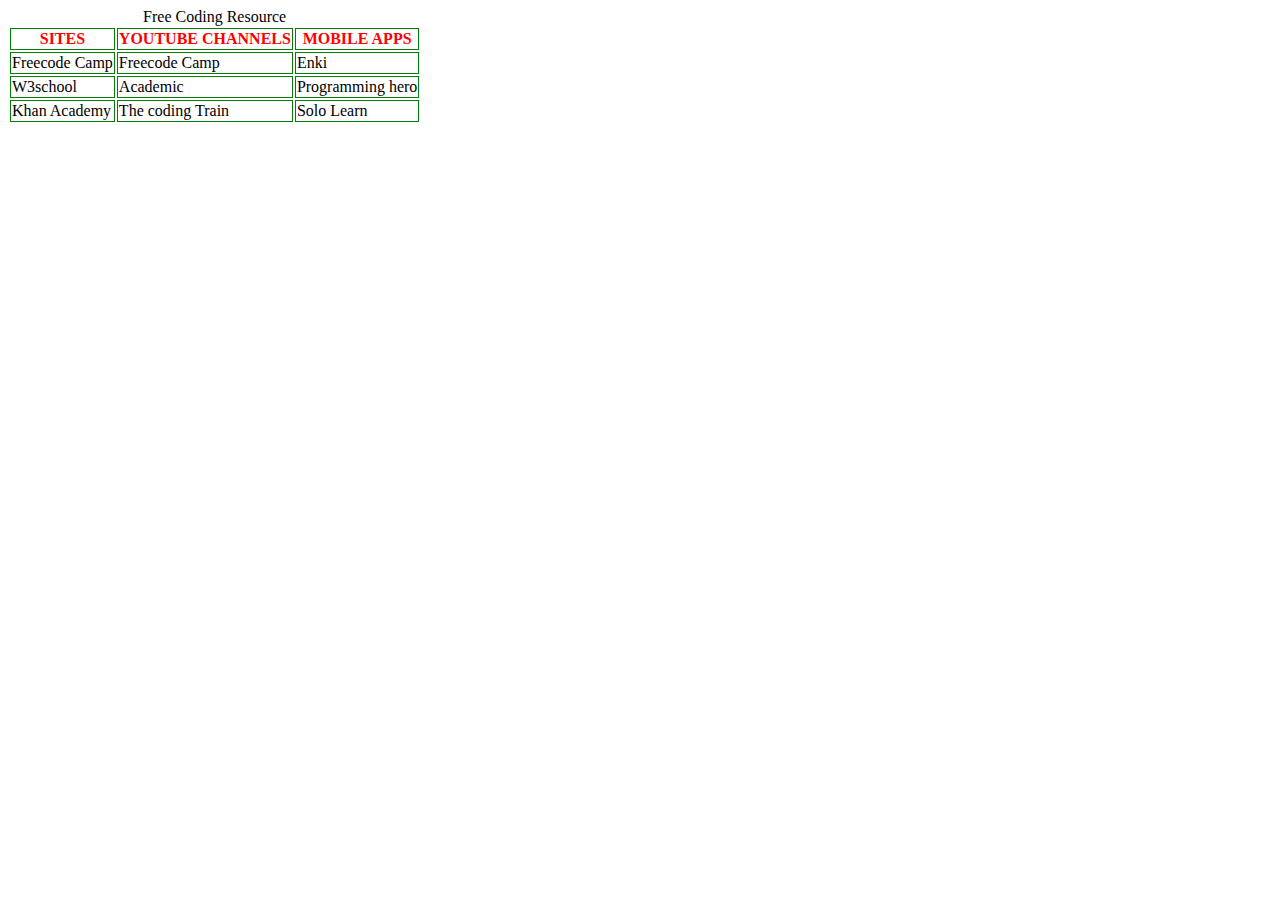
<file: Arnab/index.html>
<!DOCTYPE html>
<html lang="en">
<head>
    <meta charset="UTF-8">
    <meta name="viewport" content="width=device-width, initial-scale=1.0">
    <title>Document</title>
    <link rel="stylesheet" href="style.css">
</head>
<body>
    <table class="Mishon">
        <caption>Free Coding Resource</caption>
        <tr class="Mishon1">
            <th>SITES</th>
            <th>YOUTUBE CHANNELS</th>
            <th>MOBILE APPS</th>
        </tr>
        <tr class="Mishon2">
            <td>Freecode Camp</td>
            <td>Freecode Camp</td>
            <td>Enki</td>
        </tr>
        <tr class="Mishon2">
            <td>W3school</td>
            <td>Academic</td>
            <td>Programming hero</td>
        </tr>
        <tr class="Mishon2">
            <td>Khan Academy</td>
            <td>The coding Train</td>
            <td>Solo Learn</td>
        </tr>


    </table>
</body>
</html>
</file>
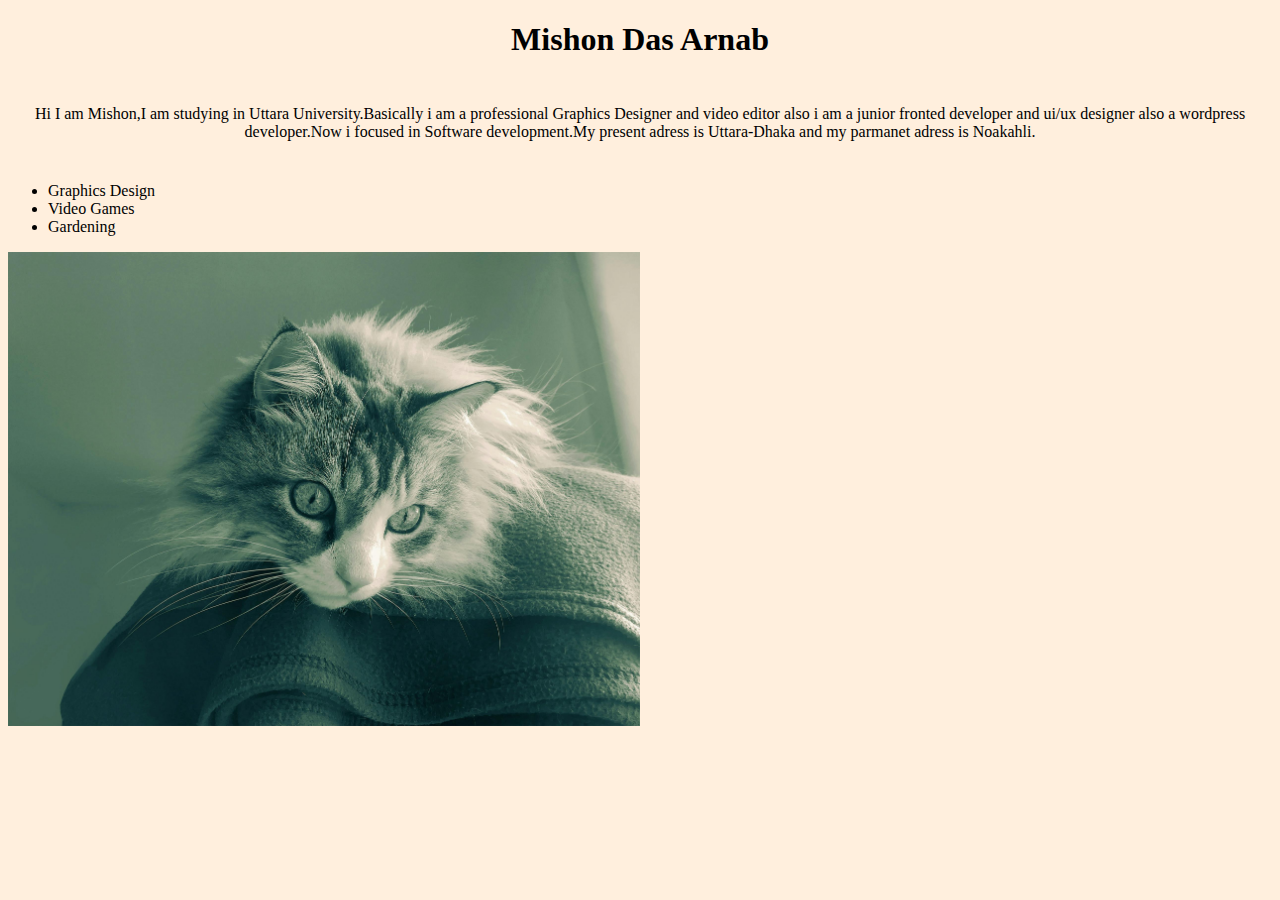
<file: basic solove/index.html>
<!DOCTYPE html>
<html lang="en">
<head>
    <meta charset="UTF-8">
    <meta name="viewport" content="width=device-width, initial-scale=1.0">
    <title>Mishon Das</title>
    <link rel="stylesheet" href="style.css">
</head>
<body>
    <h1>Mishon Das Arnab</h1>
    <p>Hi I am Mishon,I am studying in Uttara University.Basically i am a professional Graphics Designer and video editor also i am a junior fronted developer and ui/ux designer also a wordpress developer.Now i focused in Software development.My present adress is Uttara-Dhaka and my parmanet adress is Noakahli.</p>
    
    <ul>
        <li>Graphics Design</li>
        <li>Video Games</li>
        <li>Gardening</li>
    </ul>

    <img style="width:50%;" src="pexels-didpics-30280750.jpg" alt="">
</body>
</html>
</file>
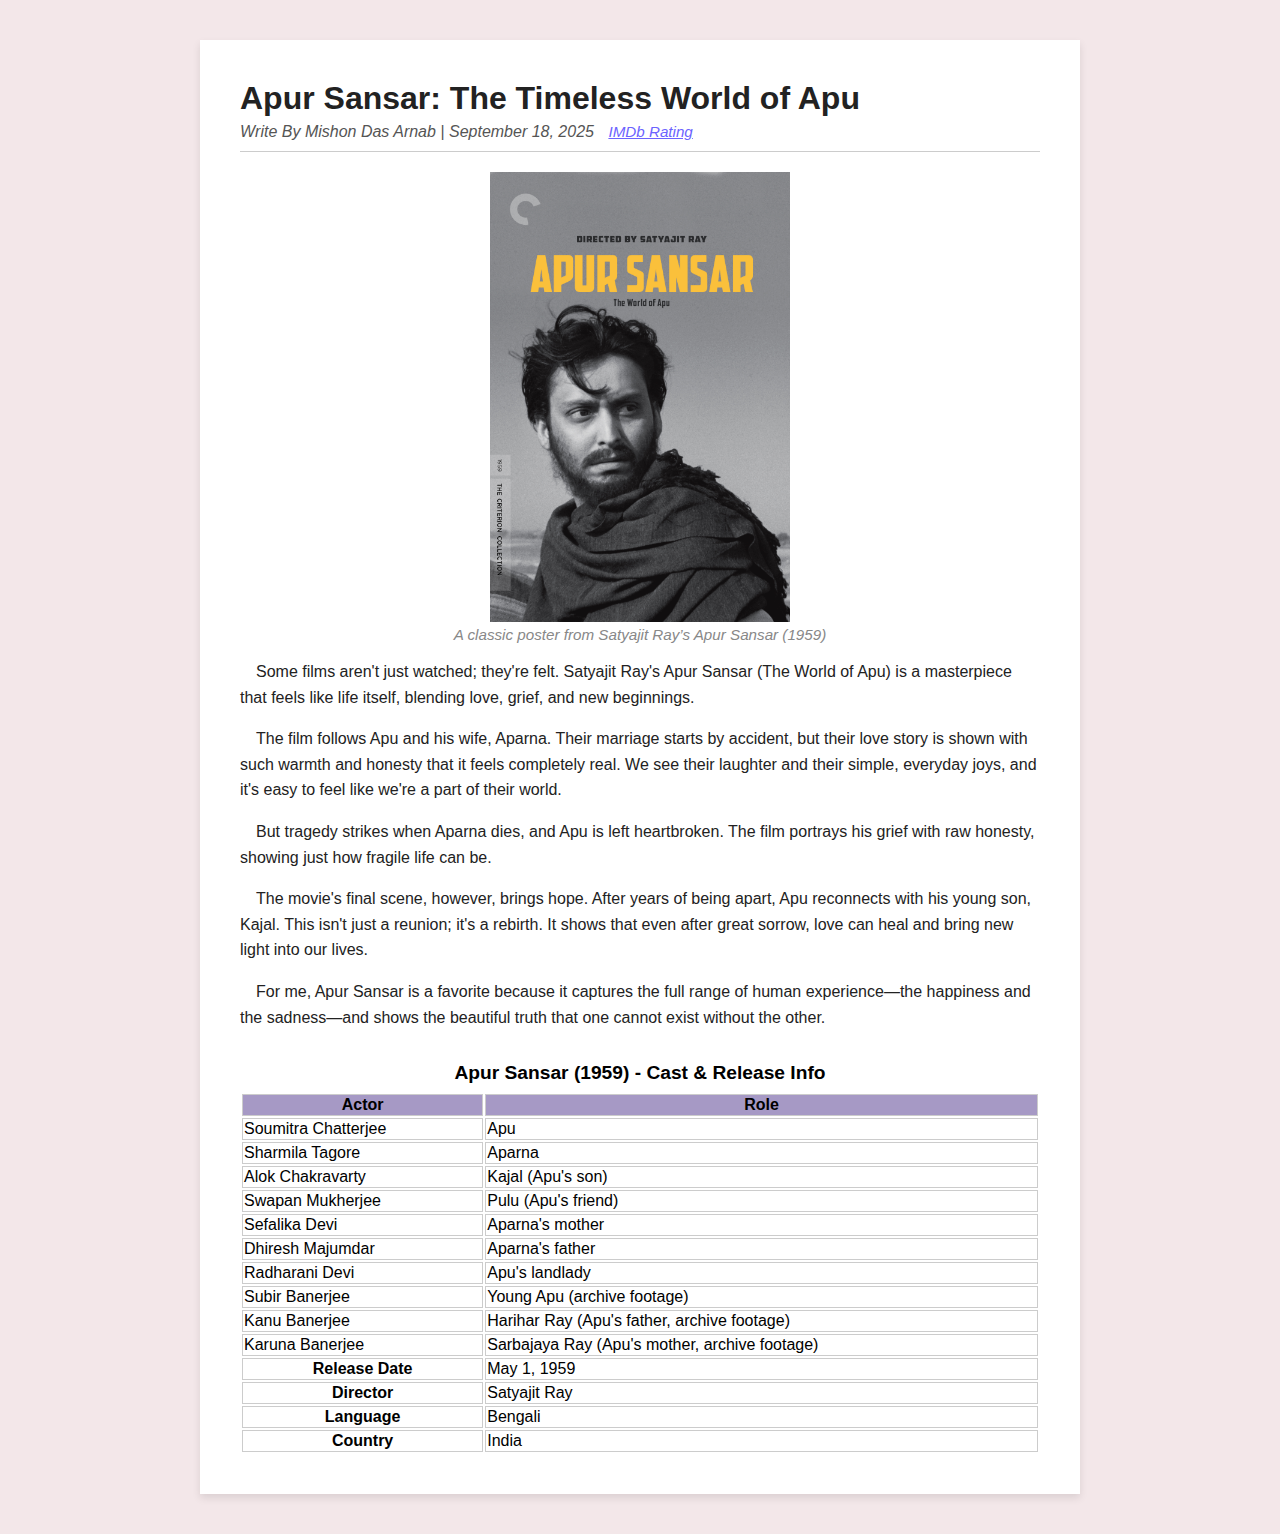
<file: Favourite Movie/index.html>
<!DOCTYPE html>
<html lang="en">
<head>
    <meta charset="UTF-8">
    <meta name="viewport" content="width=device-width, initial-scale=1.0">
    <title>Document</title>
    <link rel="stylesheet" href="style.css">
</head>
<body>
    <div class="Movie-container">
        <header class="Movie-header">
            <h1 class="Movie-title">Apur Sansar: The Timeless World of Apu</h1>
            <div class="Movie-byline">
                Write By Mishon Das Arnab | September 18, 2025
                <a href="https://www.imdb.com/title/tt0052572/" target="_blank" style="margin-left:10px; font-size:0.95em; color:#6c63ff; text-decoration:underline;">
                    IMDb Rating
                </a>
            </div>
        </header>
        <figure class="Movie-figure">
            <img src="MV5BYjQwMDk3NGMtYzg2ZC00MWNmLTliZDUtM2MwYjZjM2E0MWYwXkEyXkFqcGc@._V1_.jpg" alt="Apur Sansar Poster" class="Movie-img">
            <p class="Movie-caption">A classic poster from Satyajit Ray’s Apur Sansar (1959)</p>
            
        </figure>
        <article class="Movie-article">
            <p>Some films aren't just watched; they're felt. Satyajit Ray's Apur Sansar (The World of Apu) is a masterpiece that feels like life itself, blending love, grief, and new beginnings.</p>
            <p>The film follows Apu and his wife, Aparna. Their marriage starts by accident, but their love story is shown with such warmth and honesty that it feels completely real. We see their laughter and their simple, everyday joys, and it's easy to feel like we're a part of their world.</p>
            <p>But tragedy strikes when Aparna dies, and Apu is left heartbroken. The film portrays his grief with raw honesty, showing just how fragile life can be.</p>
            <p>The movie's final scene, however, brings hope. After years of being apart, Apu reconnects with his young son, Kajal. This isn't just a reunion; it's a rebirth. It shows that even after great sorrow, love can heal and bring new light into our lives.</p>
            <p>For me, Apur Sansar is a favorite because it captures the full range of human experience—the happiness and the sadness—and shows the beautiful truth that one cannot exist without the other.</p>
        </article>
        <table class="Movie-table" style="width:100%;margin-top:32px;">
            <caption style="font-weight:bold;font-size:1.2em;margin-bottom:8px;">Apur Sansar (1959) - Cast & Release Info</caption>
            <tr style="background:#4a2f887d;">
                <th style="border:1px solid #ccc;">Actor</th>
                <th style="border:1px solid #ccc;">Role</th>
            </tr>
            <tr>
                <td style="border:1px solid #ccc;">Soumitra Chatterjee</td>
                <td style="border:1px solid #ccc;">Apu</td>
            </tr>
            <tr>
                <td style="border:1px solid #ccc;">Sharmila Tagore</td>
                <td style="border:1px solid #ccc;">Aparna</td>
            </tr>
            <tr>
                <td style="border:1px solid #ccc;">Alok Chakravarty</td>
                <td style="border:1px solid #ccc;">Kajal (Apu's son)</td>
            </tr>
            <tr>
                <td style="border:1px solid #ccc;">Swapan Mukherjee</td>
                <td style="border:1px solid #ccc;">Pulu (Apu's friend)</td>
            </tr>
            <tr>
                <td style="border:1px solid #ccc;">Sefalika Devi</td>
                <td style="border:1px solid #ccc;">Aparna's mother</td>
            </tr>
            <tr>
                <td style="border:1px solid #ccc;">Dhiresh Majumdar</td>
                <td style="border:1px solid #ccc;">Aparna's father</td>
            </tr>
            <tr>
                <td style="border:1px solid #ccc;">Radharani Devi</td>
                <td style="border:1px solid #ccc;">Apu's landlady</td>
            </tr>
            <tr>
                <td style="border:1px solid #ccc;">Subir Banerjee</td>
                <td style="border:1px solid #ccc;">Young Apu (archive footage)</td>
            </tr>
            <tr>
                <td style="border:1px solid #ccc;">Kanu Banerjee</td>
                <td style="border:1px solid #ccc;">Harihar Ray (Apu's father, archive footage)</td>
            </tr>
            <tr>
                <td style="border:1px solid #ccc;">Karuna Banerjee</td>
                <td style="border:1px solid #ccc;">Sarbajaya Ray (Apu's mother, archive footage)</td>
            </tr>
            <tr>
                <th style="border:1px solid #ccc;">Release Date</th>
                <td style="border:1px solid #ccc;">May 1, 1959</td>
            </tr>
            <tr>
                <th style="border:1px solid #ccc;">Director</th>
                <td style="border:1px solid #ccc;">Satyajit Ray</td>
            </tr>
            <tr>
                <th style="border:1px solid #ccc;">Language</th>
                <td style="border:1px solid #ccc;">Bengali</td>
            </tr>
            <tr>
                <th style="border:1px solid #ccc;">Country</th>
                <td style="border:1px solid #ccc;">India</td>
            </tr>
        </table>
    </div>

</body>
</html>
</file>
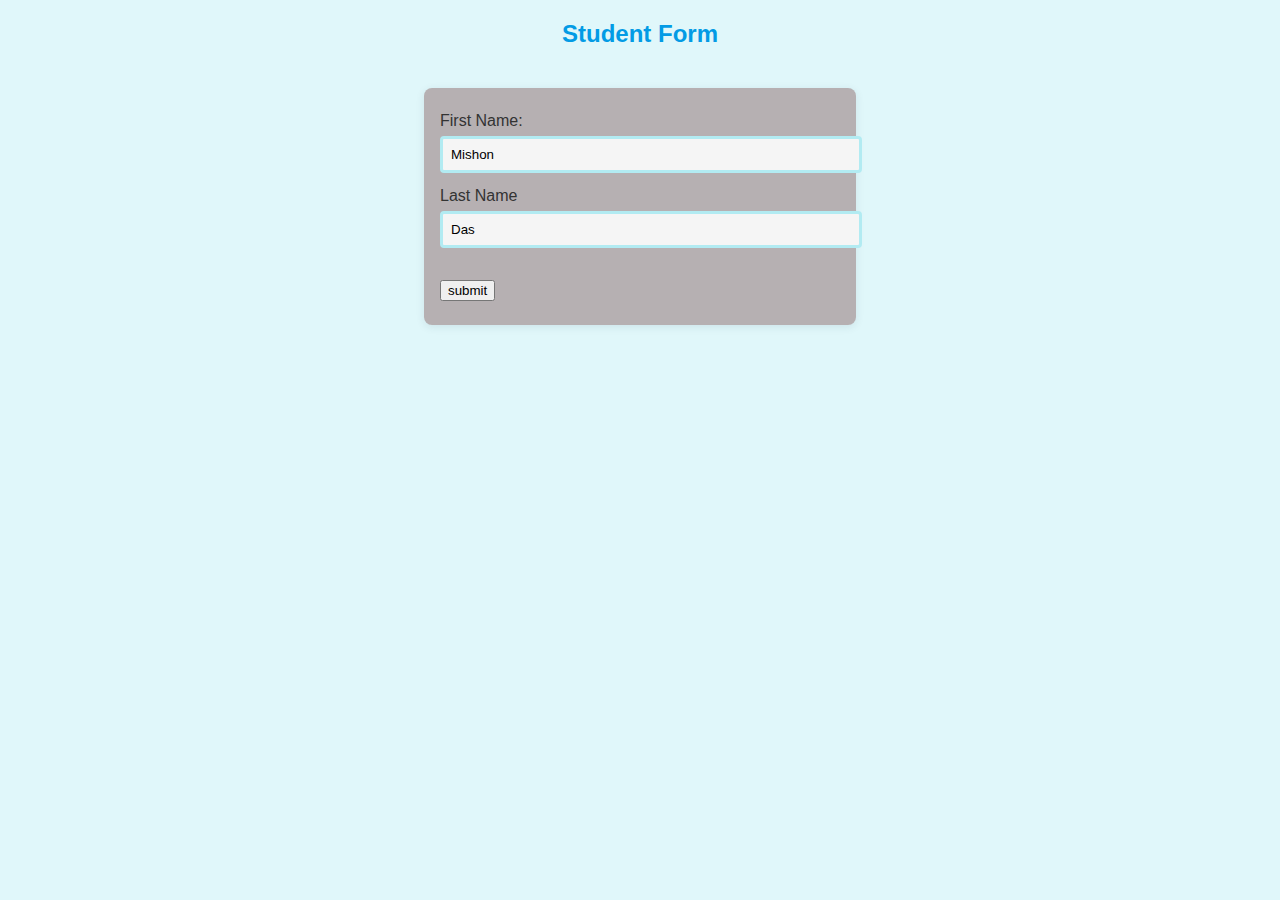
<file: form/index.html>
<!DOCTYPE html>
<html lang="en">
<head>
    <meta charset="UTF-8">
    <meta name="viewport" content="width=device-width, initial-scale=1.0">
    <title>From</title>
    <link rel="stylesheet" href="style.css">
</head>
<body>
    <h2>Student Form</h2>
    <form action="">

        <label for="fname">First Name:</label>
        <input type="text" id="fname" name="fname" value="Mishon">
        <br>

        <label for="lname">Last Name</label>
        <input type="text" id="lname" name="lname" value="Das">
        <br>
        <br>

        <input type="submit" value="submit">


    </form>
    
</body>
</html>
</file>
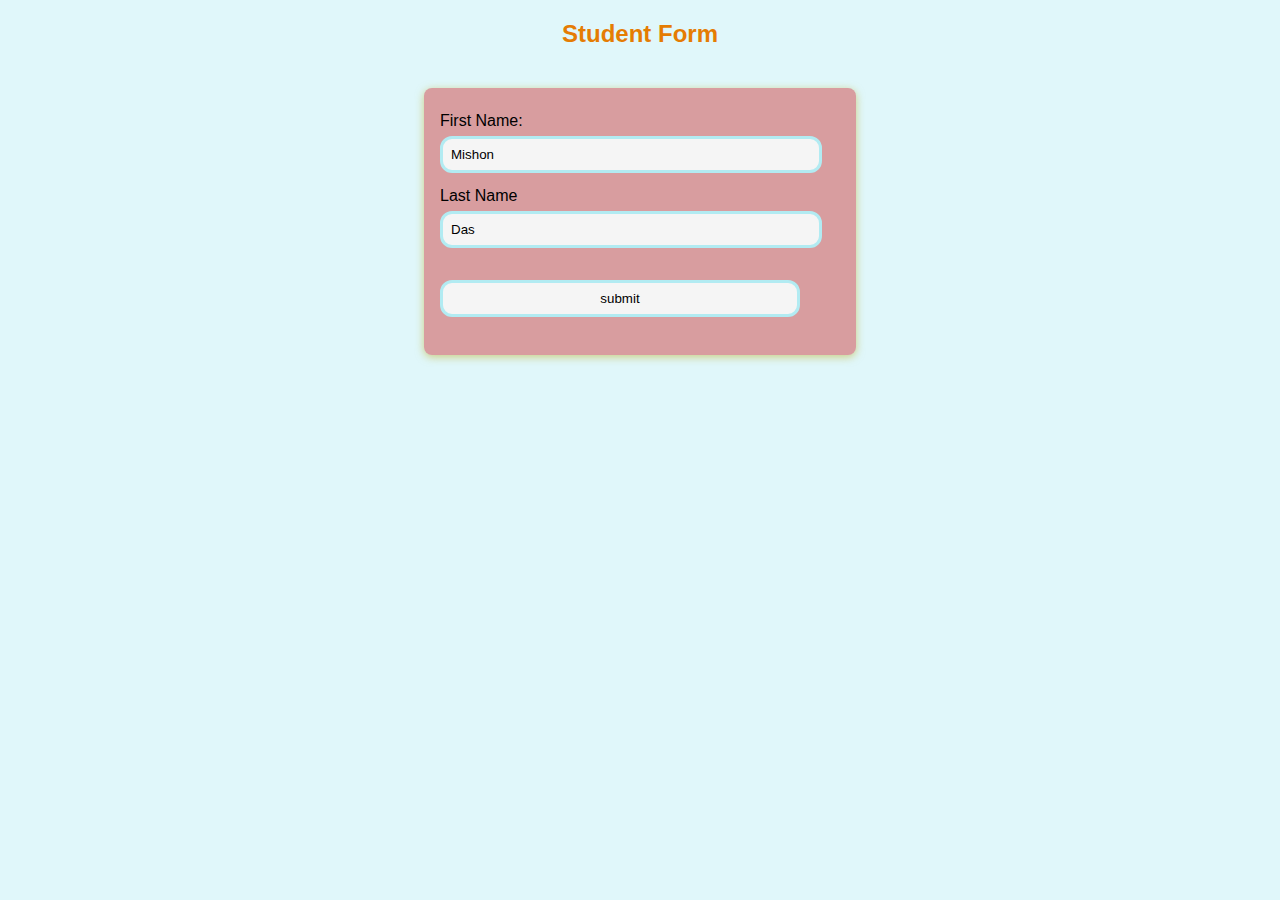
<file: form2/index.html>
<!DOCTYPE html>
<html lang="en">
<head>
    <meta charset="UTF-8">
    <meta name="viewport" content="width=device-width, initial-scale=1.0">
    <title>From</title>
    <link rel="stylesheet" href="style.css">
</head>
<body>
    <h2>Student Form</h2>
    <form action="">

        <label for="fname">First Name:</label>
        <input type="text" id="fname"  value="Mishon">
        <br>

        <label for="lname">Last Name</label>
        <input type="text" id="lname"  value="Das">
        <br>
        <br>

        <input type="submit" value="submit">


    </form>
    
</body>
</html>
</file>
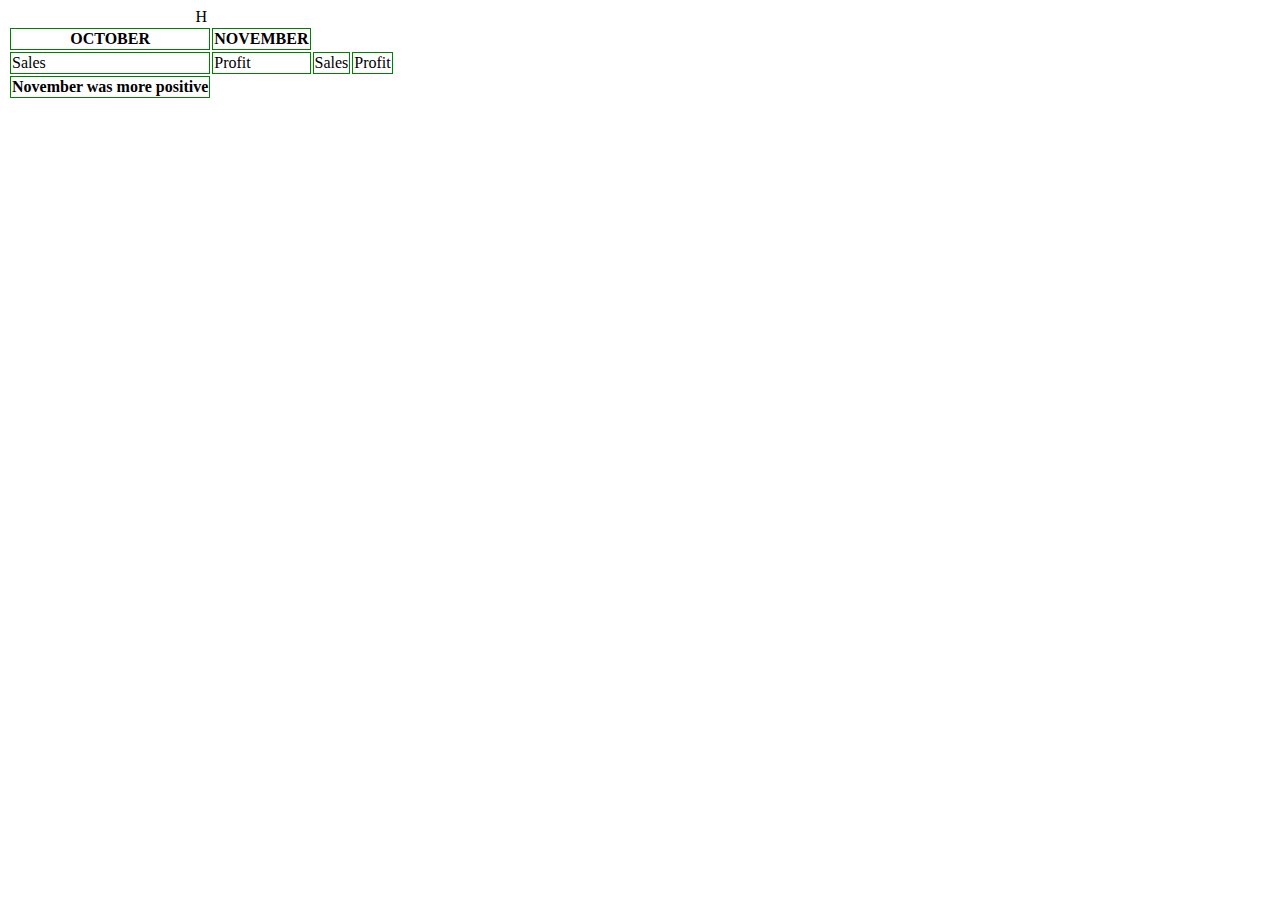
<file: Arnab/index2.html>
<!DOCTYPE html>
<html lang="en">
<head>
    <meta charset="UTF-8">
    <meta name="viewport" content="width=device-width, initial-scale=1.0">
    <title>Document</title>
    <link rel="stylesheet" href="style2.css">
</head>
<body>
    <table>
        <caption>H</caption>
        <tr>
            <th>OCTOBER</th>
            <th>NOVEMBER</th>
        </tr>

        <tr>
            <td>Sales</td>
            <td>Profit</td>
            <td>Sales</td>
            <td>Profit</td>
        </tr>
        <tr>
            <th>November was more positive</th>
        </tr>
    </table>
</body>
</html>
</file>
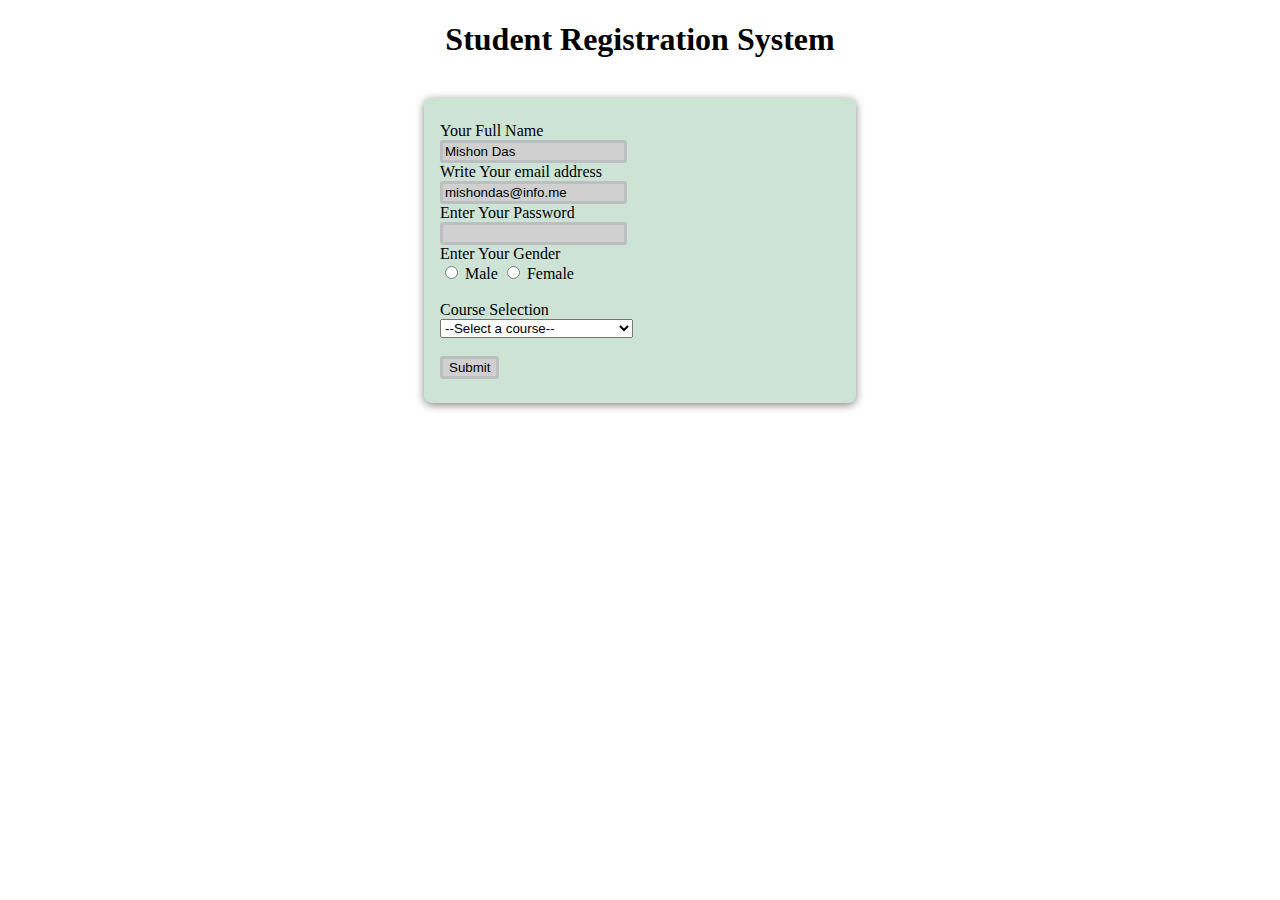
<file: form2/index2.html>
<!DOCTYPE html>
<html lang="en">
<head>
    <meta charset="UTF-8">
    <meta name="viewport" content="width=device-width, initial-scale=1.0">
    <title>Student Registration System</title>
    <link rel="stylesheet" href="style2.css">
</head>
<body>
    <h1>Student Registration System</h1>

    <form action="">
        <label for="Full_Name">Your Full Name</label>
        <br>
        <input type="text" id="Full_Name" name="Full_Name" value="Mishon Das">
        <br>

        <label for="email">Write Your email address</label>
        <br>
        <input type="email" id="email" name="email" value="mishondas@info.me">
        <br>

        <label for="pass">Enter Your Password</label>
        <br>
        <input type="password"  >
        <br>

        <label>Enter Your Gender</label>
        <br>
        <input type="radio"  name="gender">
        <label for="male">Male</label>
        <input type="radio"name="gender">
        <label for="female">Female</label>
    
        <br><br>

        <label for="Course">Course Selection</label>
        <br>
        <select>
            <option >--Select a course--</option>
            <option >Web Programming</option>
            <option >Microproccesor</option>
            <option>System Analysis And Design</option>
        </select>
        <br><br>

        <input type="submit" value="Submit">
    </form>
</body>
</html>
</file>
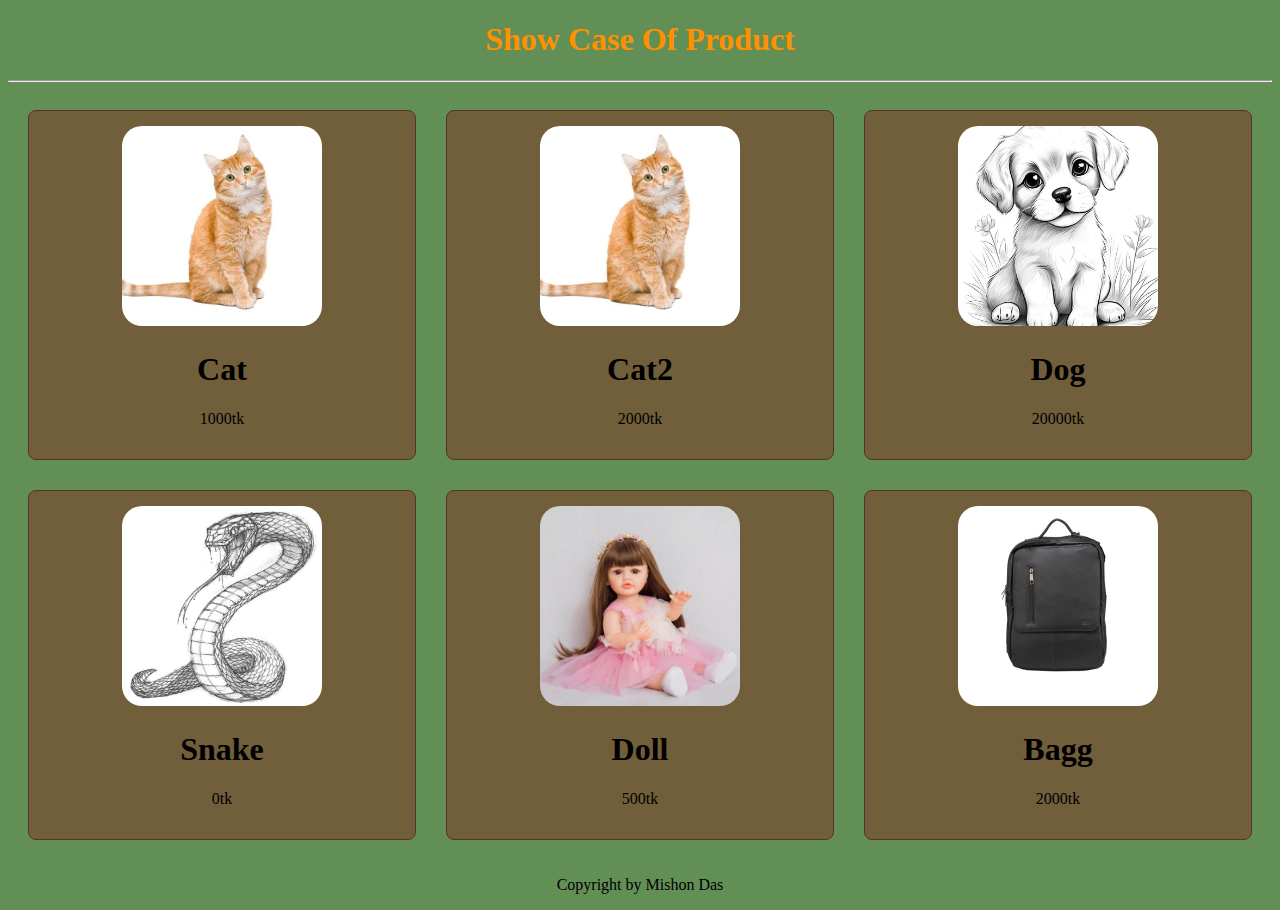
<file: grid1/mishon.html>
<!DOCTYPE html>
 <html lang="en">
 <head>
    <meta charset="UTF-8">
    <meta name="viewport" content="width=device-width, initial-scale=1.0">
    <title>Document</title>
    <link rel="stylesheet" href="mishon.css">
 </head>
 <body>
    <h1 id="case">Show Case Of Product</h1>
    <hr style="background-color: brown;">
    <div class="Mishon">
        <div class="item">
            <img src="images.png" alt="">
            <h1>Cat</h1>
            <p>1000tk</p>
        </div>
        <div class="item">
            <img src="images.png" alt="">
            <h1>Cat2</h1>
            <p>2000tk</p>
        </div>
        <div class="item">
            <img src="imag2.png" alt="">
            <h1>Dog</h1>
            <p>20000tk</p>
        </div>
        <div class="item">
            <img src="img3.png" alt="">
            <h1>Snake</h1>
            <p>0tk</p>
        </div>
        <div class="item">
            <img src="img4.png" alt="">
            <h1>Doll</h1>
            <p>500tk</p>
        </div>
        <div class="item">
            <img src="Resize_Website4_0003_Layer_2_vB7ZNG6.png" alt="">
            <h1>Bagg</h1>
            <p>2000tk</p>
        </div>
    </div>
    <footer class="fotter">
    <p>Copyright by Mishon Das</p>
    </footer>
 </body>
 </html>
</file>
<file: Arnab/style.css>
tr,td,th{
    border: 1px solid green;
}


.Mishon1{
    color: rgb(255, 0, 0);
}
</file>
<file: basic solove/style.css>
body{
    background-color: rgba(255, 228, 196, 0.575);
    font-family: 'Times New Roman', Times, serif;
}
h1{
    text-align: center;
}
p{
    padding: 2%;
    
    text-align: center;
}

img{
    
    box-shadow: 2px 5px 2px 5px 1px green;
}
</file>
<file: Favourite Movie/style.css>
body {
    background: #f3e7e9;
    margin: 0;
    padding: 0;
    font-family: Arial, sans-serif;
}
.Movie-container {
    width: 100%;
    width: 800px;
    margin: 40px auto;
    padding: 40px;
    background: #fff;
    box-shadow: 0 4px 8px rgba(0,0,0,0.1);
   border-radius: ;
}
.Movie-header {
    border-bottom: 1px solid #ccc;
    padding-bottom: 10px;
    margin-bottom: 20px;
}
.Movie-title {
    font-size: 2em;
    margin: 0;
    color: #222;
    font-weight: bold;
}
.Movie-byline {
    font-size: 1em;
    color: #555;
    margin-top: 6px;
    font-style: italic;
}
.Movie-figure {
    margin: 0 0 16px 0;
    text-align: center;
}
.Movie-img {
    display: block;
    margin: 0 auto;
    width: 300px;
    max-width: 100%;
    height: auto;
}
.Movie-caption {
    font-size: 0.95em;
    color: #888;
    margin-top: 4px;
    font-style: italic;
}
.Movie-article {
    font-size: 1em;
    line-height: 1.6;
    color: #222;
    margin-top: 8px;
}
.Movie-article p {
    text-indent: 1em;
    margin-bottom: 14px;
}
</file>
<file: form/style.css>
body {
    font-family: Arial, sans-serif;
    background: #e0f7fa;
    margin: 0;
    padding: 0;
}

form {
    background: #75414163;
    padding: 24px 16px;
    border-radius: 8px;
    box-shadow: 0 2px 8px rgba(44,62,80,0.10);
    width: 400px;
    margin: 40px auto;
}

h2 {
    text-align: center;
    color: #039be5;
    margin-bottom: 20px;
}

label {
    display: block;
    margin-bottom: 6px;
    color: #333;
}

input[type="text"] {
    width: 100%;
    padding: 8px;
    margin-bottom: 14px;
    border: 3px solid #b2ebf2;
    border-radius: 4px;
    background: #f5f5f5;
}



input[type="submit"]:hover {
    background: #0277bd;
}
</file>
<file: form2/style.css>
body {
    font-family: Arial, sans-serif;
    background: #e0f7fa;
    margin: 0;
    padding: 0;
}

form {
    background: #cc101063;
    padding: 24px 16px;
    border-radius: 8px;
    box-shadow: 0 2px 8px rgba(185, 169, 19, 0.534);
    width: 400px;
    margin: 40px auto;
}
h2 {
    text-align: center;
    color: #e57c03;
    margin-bottom: 20px;
}

label {
    display: block;
    margin-bottom: 6px;
    color: #000000;
}

input{
    width: 90%;
    padding: 8px;
    margin-bottom: 14px;
    border: 3px solid #b2ebf2;
    border-radius: 12px;
    background: #f5f5f5;
   
}
input[type="submit"]:hover {
    background: #237a0875;
}
</file>
<file: Arnab/style2.css>
tr,td,th{
    border: 1px solid green;
}


.Mishon1{
    color: rgb(255, 0, 0);
}
</file>
<file: form2/style2.css>
h1{
    text-align: center;
}

form {
    background: #06723333;
    padding: 24px 16px;
    border-radius: 8px;
    box-shadow: 0 2px 8px rgba(22, 22, 22, 0.534);
    width: 400px;
    margin: 40px auto;
}

input[type="submit"]:hover {
    background: #237a0875;
}

input{
    border: 3px solid #bbbfc0;
    border-radius: 3px;
    background: #d1d0d0;
   
}
</file>
<file: grid1/mishon.css>
.Mishon {
    display: grid;
    grid-template-columns: repeat(3, 1fr);
    gap: 30px; 
    padding: 20px;
}

.item {
    background: #8a0c0c60;
    border: 1px solid #593131;
    text-align: center;
    padding: 15px;
    border-radius: 8px;
    
}

.item img {
    height:200px;
    width: 200px;
    object-fit: cover;
    border-radius: 20px;
}

#case{
    text-align: center;
    color: rgb(255, 145, 0);
}
.hr{
 background-color: rgb(255, 0, 0);
}

body{
    background-color: rgba(82, 132, 69, 0.91);
}


@media (max-width:700px){
    .Mishon{
        grid-template-columns: 1fr;
    }
}
.fotter{
    text-align: center;
}
.item :hover{
    color: azure;
}
.Mishon:hover{
    color: blueviolet;
}
@media only screen and (max-width: 600px) {
body {
background-color: rgb(0, 0, 0);

}
.item{
    background-color: rgba(255, 255, 255, 0.537);
}
#case{
    color: rgb(0, 0, 255);
}
}
</file>
